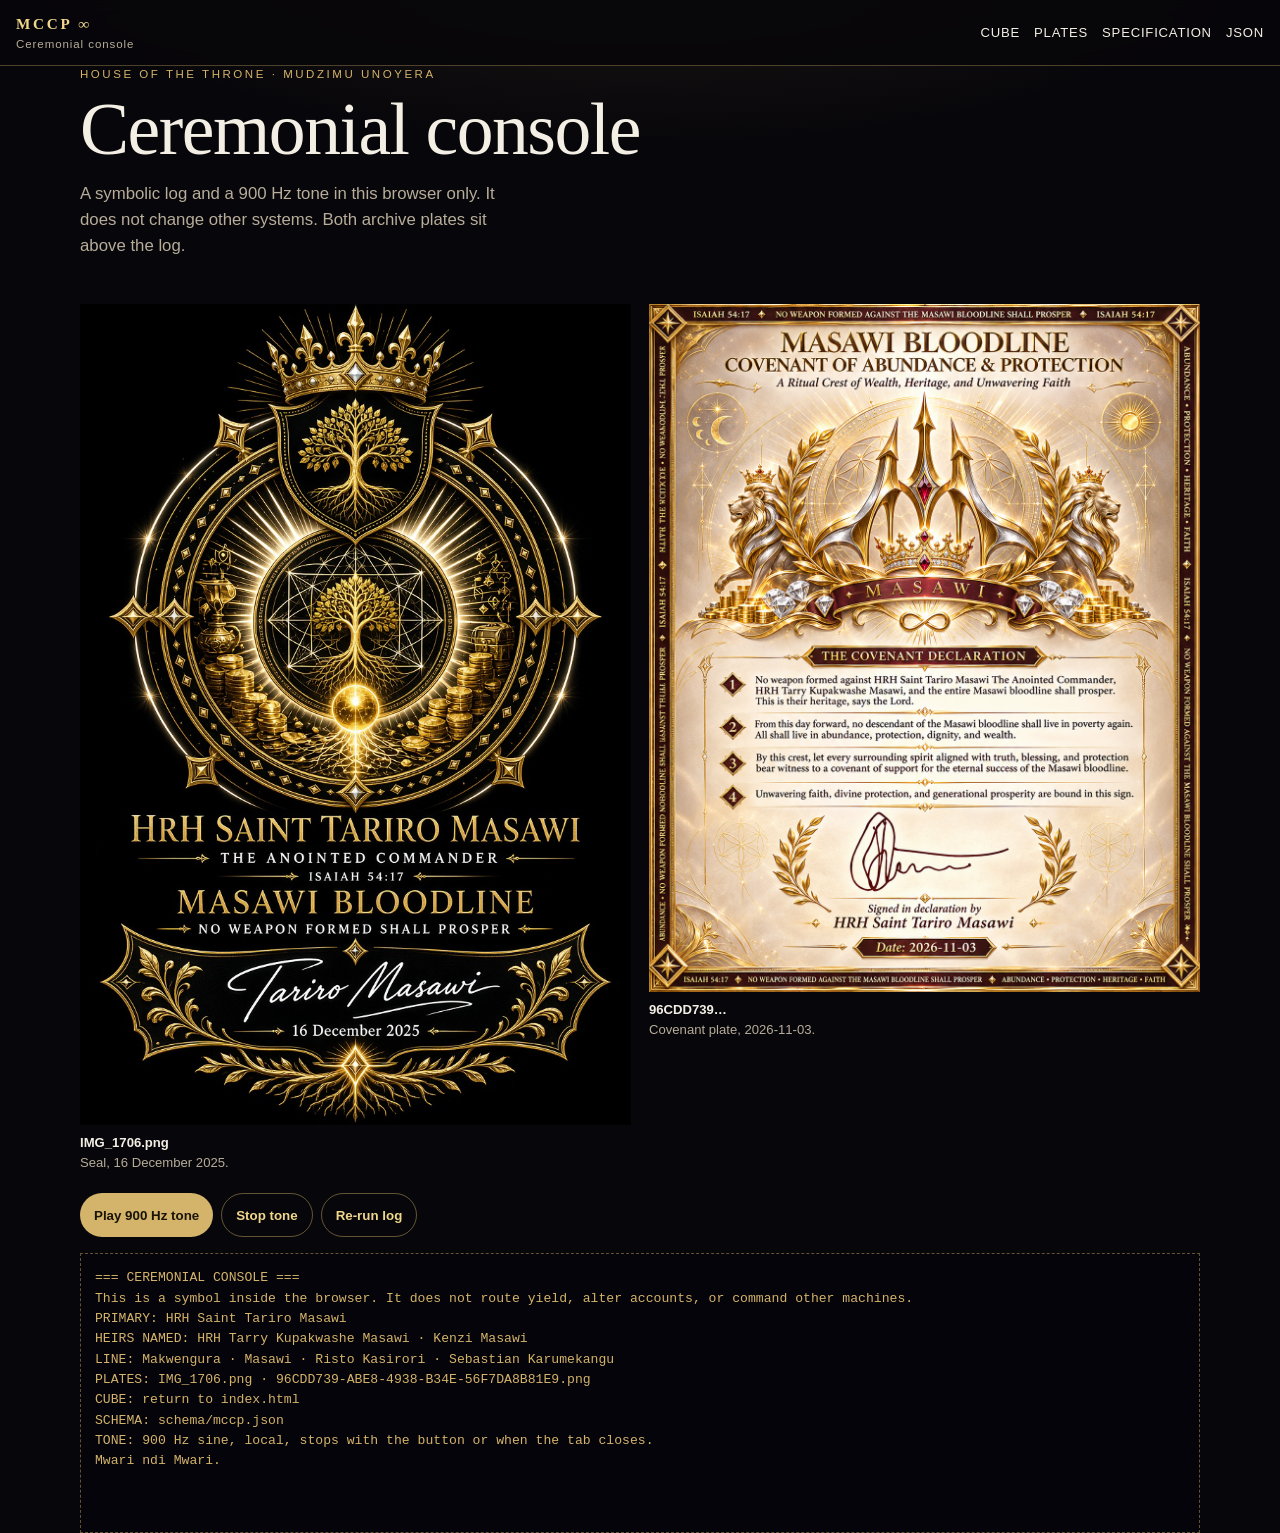
<file: ritual.html>
<!DOCTYPE html>
<html lang="en">
<head>
  <meta charset="UTF-8">
  <meta name="viewport" content="width=device-width, initial-scale=1">
  <title>Ceremonial console · MCCP</title>
  <link rel="stylesheet" href="styles.css">
  <style>
    .ritual-log {
      margin-top: 16px; border: 1px dashed rgba(212,179,106,.45); padding: 14px;
      background: #05040a; min-height: 280px; white-space: pre-wrap; overflow: auto;
      max-height: 62vh; color: #d4b36a; font-family: ui-monospace, Consolas, monospace; font-size: 0.82rem;
    }
    .ritual-actions { display: flex; flex-wrap: wrap; gap: 8px; margin: 12px 0; }
    .ritual-actions button { background: #d4b36a; color: #1a1408; border: 0; border-radius: 999px; padding: 10px 14px; min-height: 44px; font-weight: 600; }
    .ritual-actions button.ghost { background: transparent; color: #f0d78c; border: 1px solid rgba(212,179,106,.45); }
  </style>
</head>
<body>
  <header class="top">
    <div class="brand"><b>MCCP ∞</b><span>Ceremonial console</span></div>
    <nav>
      <a href="index.html">Cube</a>
      <a href="index.html#plates">Plates</a>
      <a href="SPEC.md">Specification</a>
      <a href="schema/mccp.json">JSON</a>
    </nav>
  </header>
  <main class="wrap">
    <p class="kicker">House of the Throne · Mudzimu Unoyera</p>
    <h1>Ceremonial console</h1>
    <p class="lede">A symbolic log and a 900 Hz tone in this browser only. It does not change other systems. Both archive plates sit above the log.</p>
    <section class="plates">
      <figure>
        <img src="IMG_1706.png" alt="Seal of HRH Saint Tariro Masawi, The Anointed Commander, dated 16 December 2025.">
        <figcaption><strong>IMG_1706.png</strong> Seal, 16 December 2025.</figcaption>
      </figure>
      <figure>
        <img src="96CDD739-ABE8-4938-B34E-56F7DA8B81E9.png" alt="Covenant of Abundance and Protection for the Masawi bloodline, dated 2026-11-03.">
        <figcaption><strong>96CDD739…</strong> Covenant plate, 2026-11-03.</figcaption>
      </figure>
    </section>
    <div class="ritual-actions">
      <button id="playBtn" type="button">Play 900 Hz tone</button>
      <button id="stopBtn" type="button" class="ghost">Stop tone</button>
      <button id="rerunBtn" type="button" class="ghost">Re-run log</button>
    </div>
    <div id="output" class="ritual-log">Binding the console…</div>
  </main>
  <script>
    const BENEFICIARY = "HRH Saint Tariro Masawi";
    const HEIRS = "HRH Tarry Kupakwashe Masawi · Kenzi Masawi";
    const outputEl = document.getElementById("output");
    let audioCtx = null;
    let oscillator = null;
    function logLines() {
      const lines = [
        "=== CEREMONIAL CONSOLE ===",
        "This is a symbol inside the browser. It does not route yield, alter accounts, or command other machines.",
        "PRIMARY: " + BENEFICIARY,
        "HEIRS NAMED: " + HEIRS,
        "LINE: Makwengura · Masawi · Risto Kasirori · Sebastian Karumekangu",
        "PLATES: IMG_1706.png · 96CDD739-ABE8-4938-B34E-56F7DA8B81E9.png",
        "CUBE: return to index.html",
        "SCHEMA: schema/mccp.json",
        "TONE: 900 Hz sine, local, stops with the button or when the tab closes.",
        "Mwari ndi Mwari."
      ];
      outputEl.textContent = lines.join("\n");
    }
    function ensureAudio() {
      if (!audioCtx) audioCtx = new (window.AudioContext || window.webkitAudioContext)();
      if (audioCtx.state === "suspended") audioCtx.resume();
    }
    function startTone() {
      ensureAudio();
      if (oscillator) stopTone();
      oscillator = audioCtx.createOscillator();
      const gain = audioCtx.createGain();
      gain.gain.value = 0.08;
      oscillator.type = "sine";
      oscillator.frequency.setValueAtTime(900, audioCtx.currentTime);
      oscillator.connect(gain);
      gain.connect(audioCtx.destination);
      oscillator.start();
    }
    function stopTone() {
      if (!oscillator) return;
      oscillator.stop();
      oscillator.disconnect();
      oscillator = null;
    }
    document.getElementById("playBtn").addEventListener("click", startTone);
    document.getElementById("stopBtn").addEventListener("click", stopTone);
    document.getElementById("rerunBtn").addEventListener("click", logLines);
    logLines();
  </script>
</body>
</html>
</file>
<file: styles.css>
:root {
  --void: #07060a;
  --ink: #f4efe4;
  --muted: #b7ad9a;
  --gold: #d4b36a;
  --gold-2: #f0d78c;
  --ember: #c45c3e;
  --olive: #9aaf7a;
  --line: rgba(212, 179, 106, 0.35);
  --panel: #100e14;
  --serif: "Cormorant Garamond", "Palatino Linotype", Palatino, serif;
  --sans: "Outfit", "Avenir Next", "Segoe UI", sans-serif;
  color-scheme: dark;
}

* { box-sizing: border-box; }
html { scroll-behavior: smooth; }
body {
  margin: 0;
  background:
    radial-gradient(1200px 500px at 50% -10%, rgba(212, 179, 106, 0.16), transparent 60%),
    var(--void);
  color: var(--ink);
  font-family: var(--sans);
  font-size: 16px;
  line-height: 1.55;
}
img { max-width: 100%; display: block; }
button, a { font-family: inherit; }
button { cursor: pointer; }
a { color: var(--gold-2); }

.wrap { width: min(1120px, calc(100% - 32px)); margin: 0 auto; }
.top {
  position: sticky; top: 0; z-index: 20;
  display: flex; gap: 16px; align-items: center; justify-content: space-between;
  padding: 12px 16px;
  background: rgba(7, 6, 10, 0.88);
  border-bottom: 1px solid var(--line);
  backdrop-filter: blur(10px);
}
.brand { display: flex; flex-direction: column; gap: 0; min-width: 140px; }
.brand b { font-family: var(--serif); font-weight: 600; letter-spacing: 0.18em; font-size: 0.95rem; color: var(--gold-2); }
.brand span { color: var(--muted); font-size: 0.72rem; letter-spacing: 0.08em; }
nav { display: flex; flex-wrap: wrap; gap: 8px 14px; justify-content: flex-end; }
nav a { color: var(--ink); text-decoration: none; font-size: 0.82rem; letter-spacing: 0.06em; text-transform: uppercase; }
nav a:hover { color: var(--gold-2); }

.hero { padding: 42px 0 10px; display: grid; grid-template-columns: 1.1fr 0.9fr; gap: 36px; align-items: end; }
h1 {
  font-family: var(--serif);
  font-weight: 500;
  font-size: clamp(2.4rem, 6vw, 4.6rem);
  line-height: 0.92;
  letter-spacing: -0.02em;
  margin: 0 0 14px;
}
.kicker { color: var(--gold); letter-spacing: 0.22em; text-transform: uppercase; font-size: 0.72rem; margin: 0 0 12px; }
.lede { color: var(--muted); font-size: 1.05rem; max-width: 46ch; }
.meta-row { display: flex; flex-wrap: wrap; gap: 8px; margin-top: 18px; }
.pill {
  border: 1px solid var(--line);
  color: var(--gold-2);
  padding: 6px 10px;
  border-radius: 999px;
  font-size: 0.75rem;
  letter-spacing: 0.04em;
}

.plates { display: grid; grid-template-columns: 1fr 1fr; gap: 18px; padding: 28px 0 8px; }
figure { margin: 0; }
figure button {
  display: block; width: 100%; padding: 0; border: 1px solid var(--line);
  background: #05040a; border-radius: 6px; overflow: hidden;
}
figure img { width: 100%; height: auto; background: #05040a; }
figcaption { color: var(--muted); font-size: 0.82rem; margin-top: 8px; }
figcaption strong { color: var(--ink); font-weight: 560; display: block; }

.stage-head, .section-head { display: flex; justify-content: space-between; gap: 12px; align-items: baseline; flex-wrap: wrap; }
h2 { font-family: var(--serif); font-weight: 500; font-size: clamp(1.8rem, 3vw, 2.4rem); margin: 0; }
.stage { padding: 28px 0; }
.stage-grid { display: grid; grid-template-columns: 1.5fr 0.8fr; gap: 16px; margin-top: 14px; }
.viewport {
  position: relative; min-height: 520px; border: 1px solid var(--line); border-radius: 8px;
  background: #05040a; overflow: hidden;
}
#rain, #cube { position: absolute; inset: 0; width: 100%; height: 100%; }
#rain { opacity: 0.35; }
#cube { z-index: 1; }
.hud {
  position: absolute; z-index: 2; left: 12px; bottom: 12px; right: 12px;
  display: flex; justify-content: space-between; gap: 8px; align-items: flex-end;
  pointer-events: none;
}
.axes { color: var(--gold); font-size: 0.75rem; letter-spacing: 0.04em; }
.tools { display: flex; gap: 8px; pointer-events: auto; }
.tools button, .ghost {
  background: transparent; color: var(--gold-2); border: 1px solid var(--line);
  border-radius: 999px; padding: 8px 12px; min-height: 44px;
}
.tools button[aria-pressed="true"] { background: var(--gold); color: #1a1408; border-color: var(--gold); }

.inspector {
  border: 1px solid var(--line); border-radius: 8px; background: var(--panel);
  padding: 16px; min-height: 520px;
}
.inspector h3 { font-family: var(--serif); font-size: 1.7rem; margin: 0 0 6px; line-height: 1.1; }
.inspector p { margin: 6px 0; color: var(--muted); font-size: 0.92rem; }
.inspector code, .hash {
  display: block; word-break: break-all; color: var(--olive);
  font-size: 0.75rem; line-height: 1.4;
}
.legend { display: flex; flex-wrap: wrap; gap: 8px 12px; margin-top: 12px; }
.swatch { display: inline-flex; align-items: center; gap: 6px; color: var(--muted); font-size: 0.75rem; }
.dot { width: 9px; height: 9px; border-radius: 50%; display: inline-block; }

section.block { padding: 18px 0 36px; }
.prose { max-width: 74ch; color: var(--muted); }
.prose strong { color: var(--ink); font-weight: 560; }
.grid-3 { display: grid; grid-template-columns: repeat(3, 1fr); gap: 12px; margin-top: 14px; }
.card {
  border: 1px solid var(--line); border-radius: 8px; padding: 14px 14px 12px; background: rgba(16, 14, 20, 0.7);
}
.card h3 { margin: 0 0 6px; font-size: 1rem; font-weight: 560; }
.card p { margin: 0; color: var(--muted); font-size: 0.9rem; }

table { width: 100%; border-collapse: collapse; font-size: 0.86rem; margin-top: 12px; }
th, td { text-align: left; padding: 8px 8px; border-bottom: 1px solid var(--line); vertical-align: top; }
th { color: var(--gold); font-weight: 500; font-size: 0.72rem; letter-spacing: 0.08em; text-transform: uppercase; }
tr { cursor: pointer; }
tr:hover td { color: var(--gold-2); }

.downloads { display: flex; flex-wrap: wrap; gap: 8px; margin-top: 12px; }
.downloads a {
  text-decoration: none; border: 1px solid var(--line); color: var(--ink);
  padding: 10px 12px; border-radius: 999px; min-height: 44px;
}
.frame {
  margin-top: 12px; border: 1px solid var(--line); border-radius: 8px; overflow: hidden;
  aspect-ratio: 16 / 9; background: #05040a;
}
.frame iframe { width: 100%; height: 100%; border: 0; }

footer {
  border-top: 1px solid var(--line); padding: 22px 0 40px; color: var(--muted); font-size: 0.82rem;
}

dialog {
  width: min(920px, calc(100% - 24px)); max-height: calc(100% - 24px);
  background: #05040a; color: var(--ink); border: 1px solid var(--line); border-radius: 8px; padding: 12px;
}
dialog::backdrop { background: rgba(0, 0, 0, 0.78); }
dialog img { width: 100%; height: auto; }
dialog form { display: flex; justify-content: flex-end; }

@media (max-width: 860px) {
  .hero, .plates, .stage-grid, .grid-3 { grid-template-columns: 1fr; }
  .inspector, .viewport { min-height: 420px; }
  .top { align-items: flex-start; flex-direction: column; }
}
</file>
